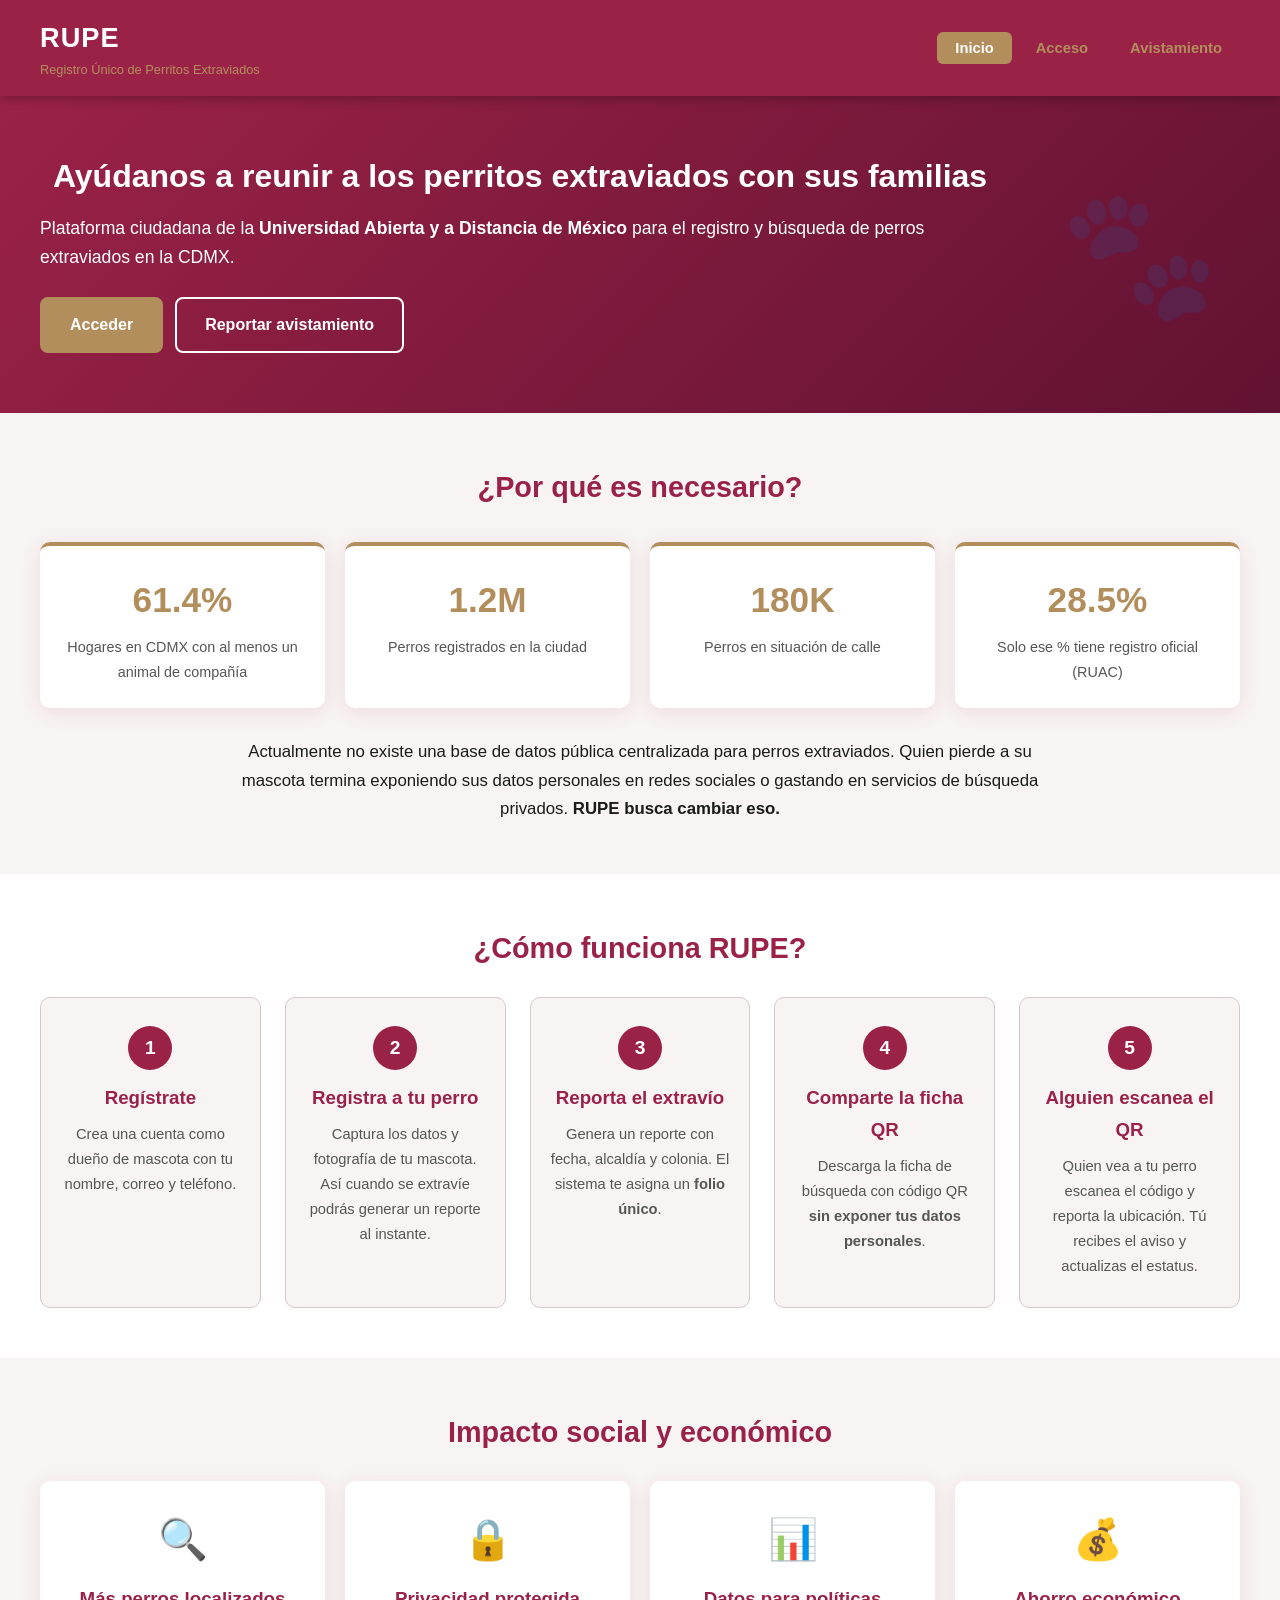
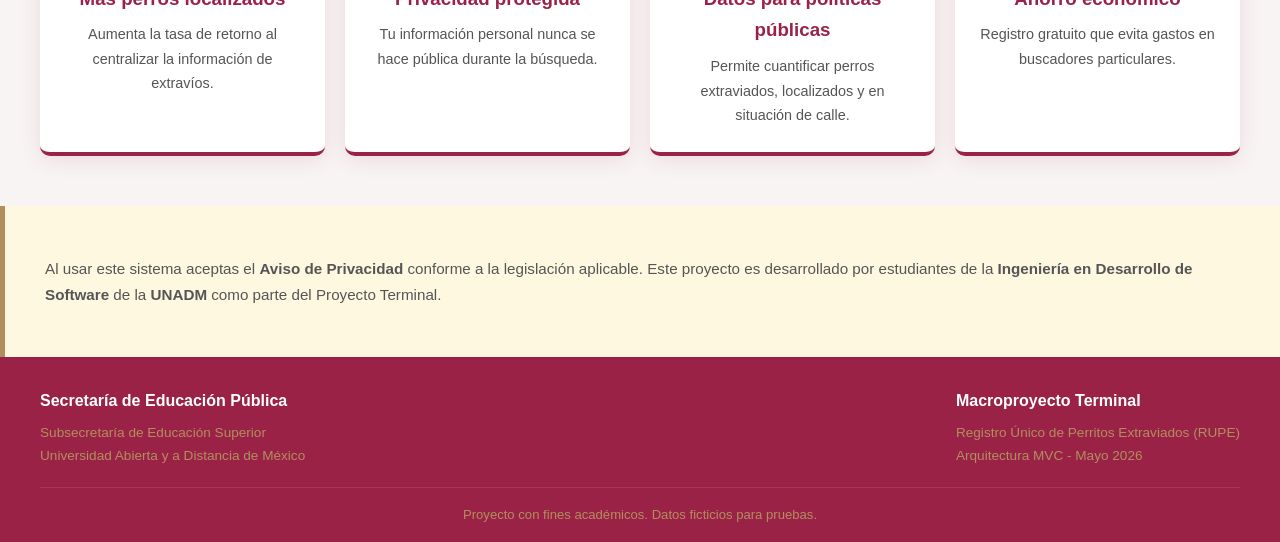
<file: index.html>
<!DOCTYPE html>
<html lang="es">
<head>
  <meta charset="UTF-8">
  <meta name="viewport" content="width=device-width, initial-scale=1.0">
  <title>RUPE - Registro Único de Perritos Extraviados</title>
  <link rel="stylesheet" href="css/style.css">
</head>
<body>

  <header>
    <div class="logo">
      <h1>RUPE</h1>
      <p class="sub">Registro Único de Perritos Extraviados</p>
    </div>
    <nav>
      <ul>
        <li><a href="index.html" class="activo">Inicio</a></li>
        <li><a href="acceso.html">Acceso</a></li>
        <li><a href="avistamiento.html">Avistamiento</a></li>
      </ul>
    </nav>
  </header>

  <main>
    <!-- Hero - portada principal -->
    <section class="hero">
      <div class="hero-texto">
        <h2>Ayúdanos a reunir a los perritos extraviados con sus familias</h2>
        <p>Plataforma ciudadana de la <strong>Universidad Abierta y a Distancia de México</strong> para el registro y búsqueda de perros extraviados en la CDMX.</p>
        <div class="hero-botones">
          <a href="acceso.html" class="btn btn-primario">Acceder</a>
          <a href="avistamiento.html" class="btn btn-secundario">Reportar avistamiento</a>
        </div>
      </div>
      <div class="hero-imagen">
        <div class="huella-gigante">🐾</div>
      </div>
    </section>

    <!-- Sección de estadísticas y problema -->
    <section class="problema">
      <h2>¿Por qué es necesario?</h2>
      <div class="stats">
        <div class="stat"><span class="stat-num">61.4%</span><span class="stat-desc">Hogares en CDMX con al menos un animal de compañía</span></div>
        <div class="stat"><span class="stat-num">1.2M</span><span class="stat-desc">Perros registrados en la ciudad</span></div>
        <div class="stat"><span class="stat-num">180K</span><span class="stat-desc">Perros en situación de calle</span></div>
        <div class="stat"><span class="stat-num">28.5%</span><span class="stat-desc">Solo ese % tiene registro oficial (RUAC)</span></div>
      </div>
      <p class="problema-texto">Actualmente no existe una base de datos pública centralizada para perros extraviados. Quien pierde a su mascota termina exponiendo sus datos personales en redes sociales o gastando en servicios de búsqueda privados. <strong>RUPE busca cambiar eso.</strong></p>
    </section>

    <!-- Pasos de cómo funciona -->
    <section class="como-funciona">
      <h2>¿Cómo funciona RUPE?</h2>
      <div class="pasos">
        <div class="paso"><span class="paso-num">1</span><h3>Regístrate</h3><p>Crea una cuenta como dueño de mascota con tu nombre, correo y teléfono.</p></div>
        <div class="paso"><span class="paso-num">2</span><h3>Registra a tu perro</h3><p>Captura los datos y fotografía de tu mascota. Así cuando se extravíe podrás generar un reporte al instante.</p></div>
        <div class="paso"><span class="paso-num">3</span><h3>Reporta el extravío</h3><p>Genera un reporte con fecha, alcaldía y colonia. El sistema te asigna un <strong>folio único</strong>.</p></div>
        <div class="paso"><span class="paso-num">4</span><h3>Comparte la ficha QR</h3><p>Descarga la ficha de búsqueda con código QR <strong>sin exponer tus datos personales</strong>.</p></div>
        <div class="paso"><span class="paso-num">5</span><h3>Alguien escanea el QR</h3><p>Quien vea a tu perro escanea el código y reporta la ubicación. Tú recibes el aviso y actualizas el estatus.</p></div>
      </div>
    </section>

    <!-- Impacto social -->
    <section class="impacto">
      <h2>Impacto social y económico</h2>
      <div class="grid-impacto">
        <div class="impacto-item"><span class="impacto-icono">🔍</span><h3>Más perros localizados</h3><p>Aumenta la tasa de retorno al centralizar la información de extravíos.</p></div>
        <div class="impacto-item"><span class="impacto-icono">🔒</span><h3>Privacidad protegida</h3><p>Tu información personal nunca se hace pública durante la búsqueda.</p></div>
        <div class="impacto-item"><span class="impacto-icono">📊</span><h3>Datos para políticas públicas</h3><p>Permite cuantificar perros extraviados, localizados y en situación de calle.</p></div>
        <div class="impacto-item"><span class="impacto-icono">💰</span><h3>Ahorro económico</h3><p>Registro gratuito que evita gastos en buscadores particulares.</p></div>
      </div>
    </section>

    <!-- Aviso -->
    <section class="aviso">
      <p>Al usar este sistema aceptas el <strong>Aviso de Privacidad</strong> conforme a la legislación aplicable. Este proyecto es desarrollado por estudiantes de la <strong>Ingeniería en Desarrollo de Software</strong> de la <strong>UNADM</strong> como parte del Proyecto Terminal.</p>
    </section>
  </main>

  <footer>
    <div class="footer-content">
      <div class="footer-sep"><h4>Secretaría de Educación Pública</h4><p>Subsecretaría de Educación Superior</p><p>Universidad Abierta y a Distancia de México</p></div>
      <div class="footer-sep"><h4>Macroproyecto Terminal</h4><p>Registro Único de Perritos Extraviados (RUPE)</p><p>Arquitectura MVC - Mayo 2026</p></div>
    </div>
    <div class="footer-copy"><p>Proyecto con fines académicos. Datos ficticios para pruebas.</p></div>
  </footer>

</body>
</html>
</file>
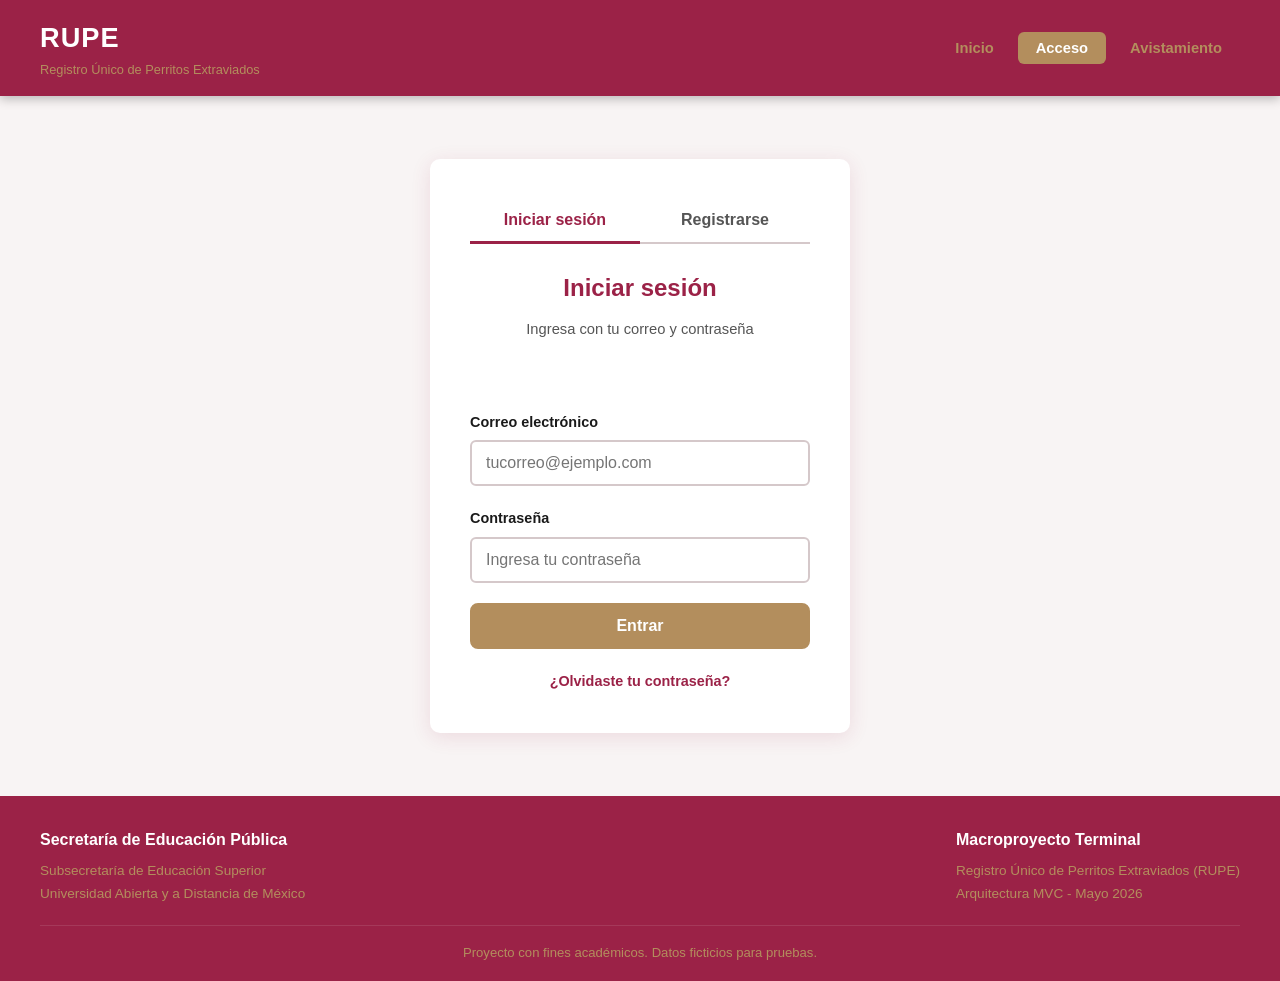
<file: acceso.html>
<!DOCTYPE html>
<html lang="es">
<head>
  <meta charset="UTF-8">
  <meta name="viewport" content="width=device-width, initial-scale=1.0">
  <title>Acceso - RUPE</title>
  <link rel="stylesheet" href="css/style.css">
</head>
<body>
  <header>
    <div class="logo"><h1>RUPE</h1><p class="sub">Registro Único de Perritos Extraviados</p></div>
    <nav><ul><li><a href="index.html">Inicio</a></li><li><a href="acceso.html" class="activo">Acceso</a></li><li><a href="avistamiento.html">Avistamiento</a></li></ul></nav>
  </header>

  <main>
    <div class="login-container">
      <div class="login-card">
        <!-- Tabs para cambiar entre login y registro -->
        <div class="tabs">
          <button class="tab-btn activo" data-tab="tabLogin">Iniciar sesión</button>
          <button class="tab-btn" data-tab="tabRegister">Registrarse</button>
        </div>

        <!-- Tab: Iniciar sesión -->
        <div id="tabLogin" class="tab-content activo">
          <h2>Iniciar sesión</h2>
          <p class="login-sub">Ingresa con tu correo y contraseña</p>
          <div class="login-error" id="loginError"></div>
          <form id="loginForm">
            <div class="login-field">
              <label for="loginEmail">Correo electrónico</label>
              <input type="email" id="loginEmail" placeholder="tucorreo@ejemplo.com" required>
            </div>
            <div class="login-field">
              <label for="loginPassword">Contraseña</label>
              <input type="password" id="loginPassword" placeholder="Ingresa tu contraseña" required>
            </div>
            <div class="form-accion">
              <button type="submit" class="btn btn-primario" style="width:100%;">Entrar</button>
            </div>
          </form>
          <div class="login-footer"><a href="#">¿Olvidaste tu contraseña?</a></div>
        </div>

        <!-- Tab: Registrarse -->
        <div id="tabRegister" class="tab-content">
          <h2>Crear cuenta</h2>
          <p class="login-sub">Regístrate como dueño de mascota</p>
          <div class="login-error" id="registerError"></div>
          <div class="success-msg" id="registerSuccess"></div>
          <form id="registerForm">
            <div class="login-field"><label for="regNombre">Nombre completo</label><input type="text" id="regNombre" placeholder="Ej: Juan Pérez López" required></div>
            <div class="login-field"><label for="regCorreo">Correo electrónico</label><input type="email" id="regCorreo" placeholder="tucorreo@ejemplo.com" required></div>
            <div class="login-field"><label for="regTelefono">Teléfono</label><input type="tel" id="regTelefono" placeholder="Ej: 5512345678" required></div>
            <div class="login-field"><label for="regPassword">Contraseña</label><input type="password" id="regPassword" placeholder="Mínimo 8 caracteres" minlength="8" required></div>
            <div class="login-field"><label for="regConfirmar">Confirmar contraseña</label><input type="password" id="regConfirmar" placeholder="Repite la contraseña" required></div>
            <div class="login-field">
              <label>CAPTCHA de seguridad</label>
              <div class="captcha-placeholder"></div>
            </div>
            <div class="form-accion"><button type="submit" class="btn btn-primario" style="width:100%;">Crear cuenta</button></div>
          </form>
        </div>
      </div>
    </div>
  </main>

  <footer>
    <div class="footer-content">
      <div class="footer-sep"><h4>Secretaría de Educación Pública</h4><p>Subsecretaría de Educación Superior</p><p>Universidad Abierta y a Distancia de México</p></div>
      <div class="footer-sep"><h4>Macroproyecto Terminal</h4><p>Registro Único de Perritos Extraviados (RUPE)</p><p>Arquitectura MVC - Mayo 2026</p></div>
    </div>
    <div class="footer-copy"><p>Proyecto con fines académicos. Datos ficticios para pruebas.</p></div>
  </footer>

  <!-- JavaScript solo para la interfaz de tabs -->
  <script>
    /* Cambiar entre pestañas de inicio de sesión y registro */
    var tabs = document.querySelectorAll('.tab-btn');
    tabs.forEach(function(btn) {
      btn.addEventListener('click', function() {
        tabs.forEach(function(t) { t.classList.remove('activo'); });
        document.querySelectorAll('.tab-content').forEach(function(tc) { tc.classList.remove('activo'); });
        btn.classList.add('activo');
        document.getElementById(btn.dataset.tab).classList.add('activo');
        document.getElementById('loginError').textContent = '';
        document.getElementById('registerError').textContent = '';
        document.getElementById('registerSuccess').textContent = '';
      });
    });

    /* Los formularios no envían datos, solo muestran mensaje demo */
    document.getElementById('loginForm').addEventListener('submit', function(e) {
      e.preventDefault();
      document.getElementById('loginError').textContent = 'Funcionalidad disponible en la versión completa.';
    });

    document.getElementById('registerForm').addEventListener('submit', function(e) {
      e.preventDefault();
      var error = document.getElementById('registerError');
      var success = document.getElementById('registerSuccess');
      error.textContent = '';
      success.textContent = '';
      if (document.getElementById('regPassword').value !== document.getElementById('regConfirmar').value) {
        error.textContent = 'Las contraseñas no coinciden.';
        return;
      }
      success.textContent = 'Registro exitoso. Próximamente podrás iniciar sesión.';
      document.getElementById('registerForm').reset();
    });
  </script>
</body>
</html>
</file>
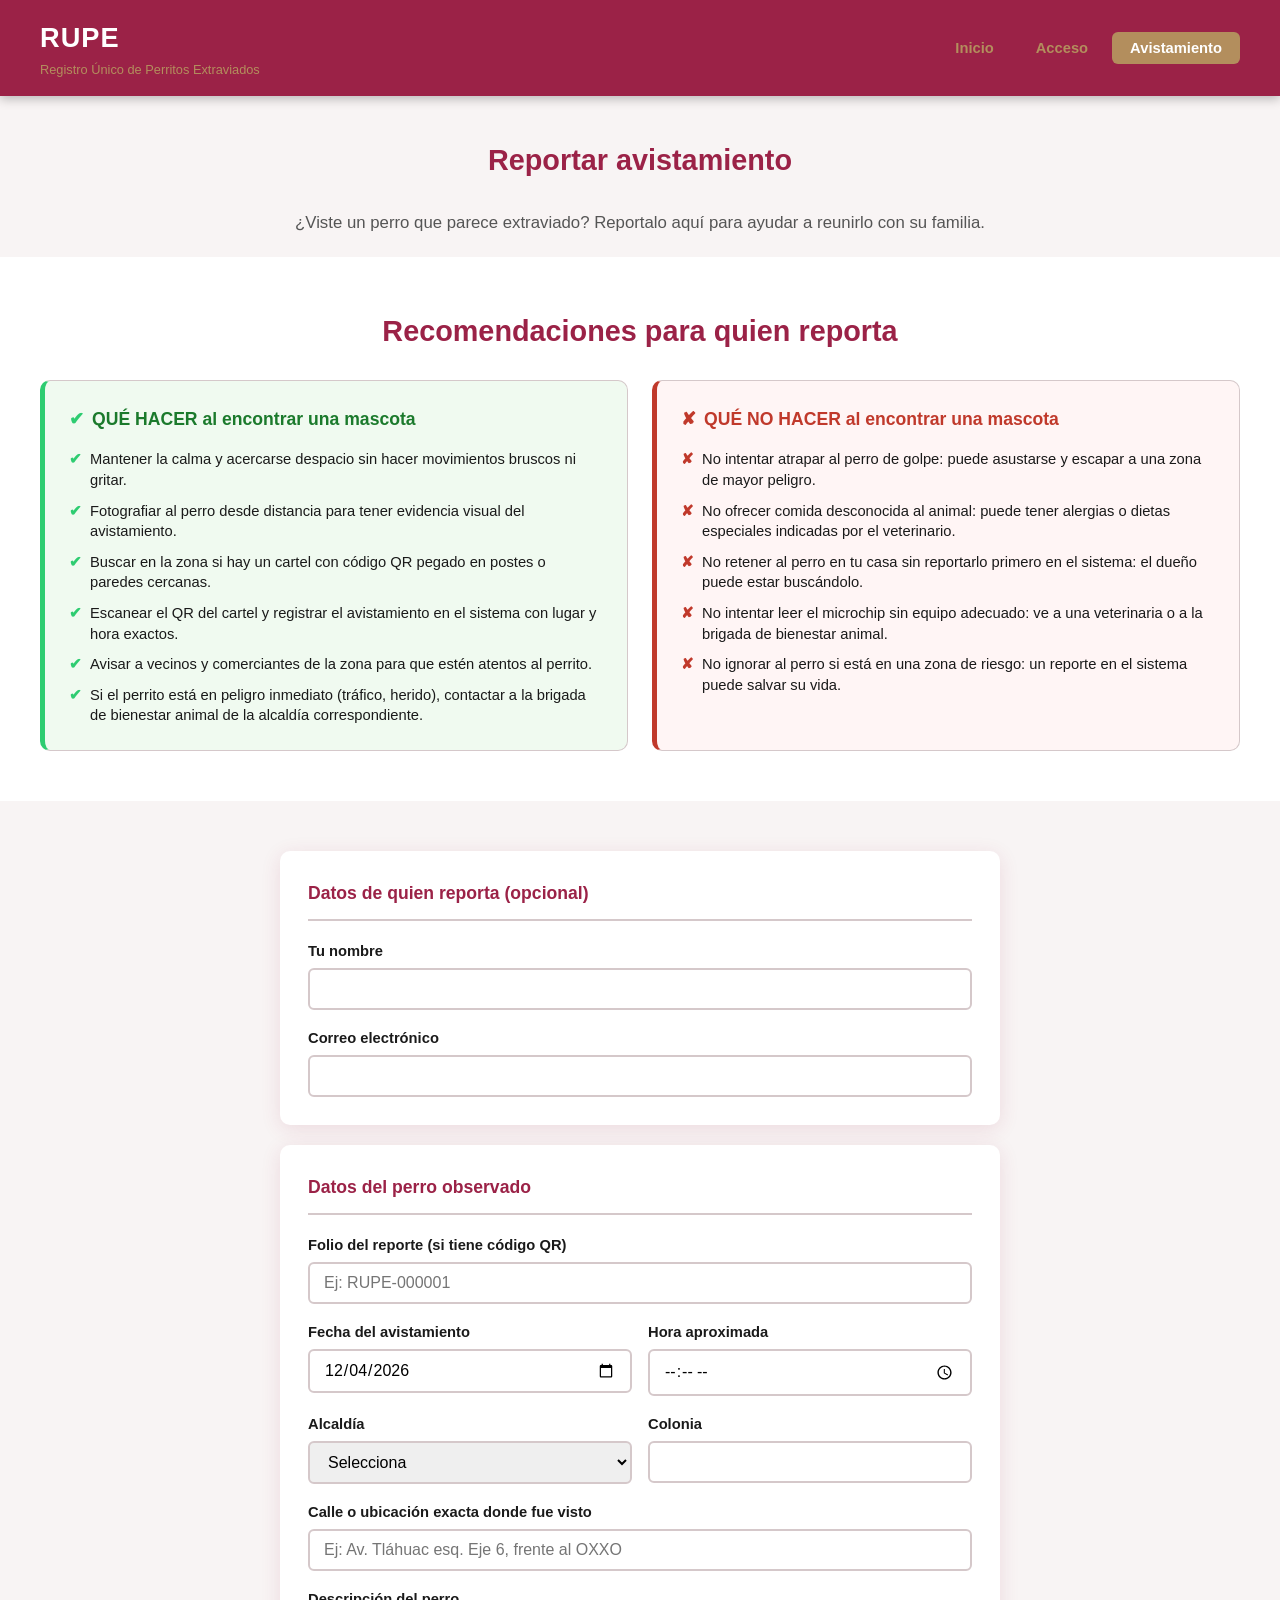
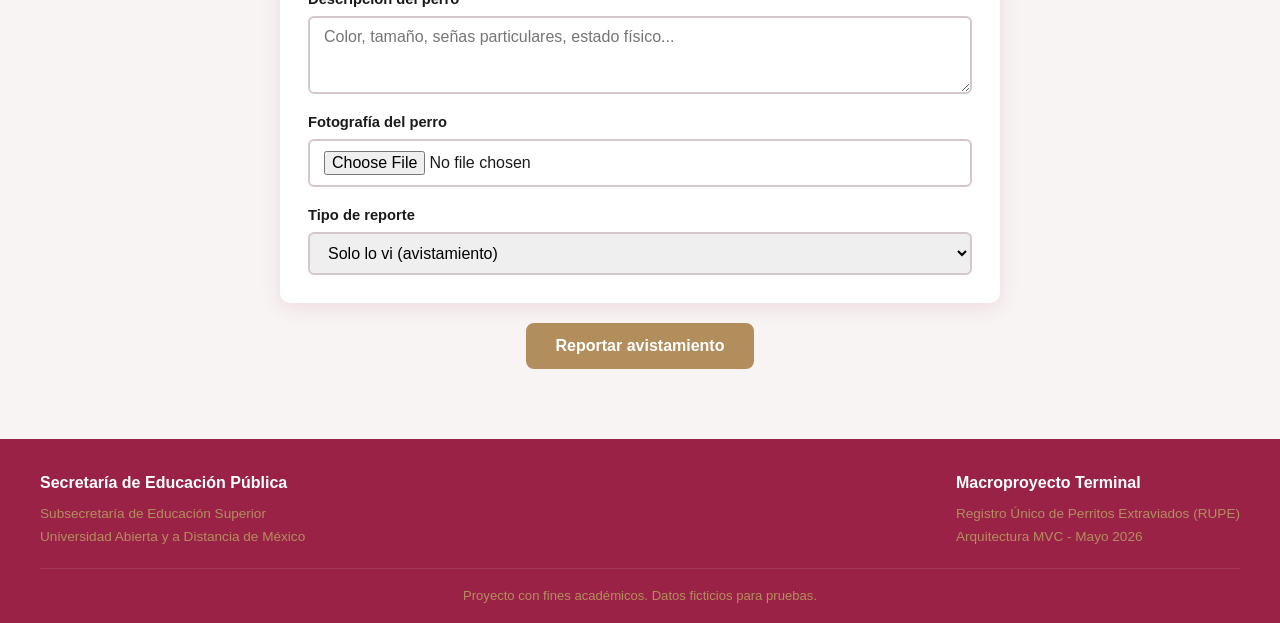
<file: avistamiento.html>
<!DOCTYPE html>
<html lang="es">
<head>
  <meta charset="UTF-8">
  <meta name="viewport" content="width=device-width, initial-scale=1.0">
  <title>Reportar avistamiento - RUPE</title>
  <link rel="stylesheet" href="css/style.css">
</head>
<body>
  <header>
    <div class="logo"><h1>RUPE</h1><p class="sub">Registro Único de Perritos Extraviados</p></div>
    <nav><ul><li><a href="index.html">Inicio</a></li><li><a href="acceso.html">Acceso</a></li><li><a href="avistamiento.html" class="activo">Avistamiento</a></li></ul></nav>
  </header>

  <main>
    <!-- Título de la página -->
    <section class="pagina-titulo">
      <h2>Reportar avistamiento</h2>
      <p>¿Viste un perro que parece extraviado? Reportalo aquí para ayudar a reunirlo con su familia.</p>
    </section>

    <!-- Recomendaciones en dos columnas: Qué hacer / Qué NO hacer -->
    <section class="recomendaciones">
      <h2>Recomendaciones para quien reporta</h2>
      <div class="grid-recomendaciones">
        <div class="recomendacion-card que-hacer">
          <h3><span class="icono-check">✔</span> QUÉ HACER al encontrar una mascota</h3>
          <ul>
            <li><span class="icono-check">✔</span> Mantener la calma y acercarse despacio sin hacer movimientos bruscos ni gritar.</li>
            <li><span class="icono-check">✔</span> Fotografiar al perro desde distancia para tener evidencia visual del avistamiento.</li>
            <li><span class="icono-check">✔</span> Buscar en la zona si hay un cartel con código QR pegado en postes o paredes cercanas.</li>
            <li><span class="icono-check">✔</span> Escanear el QR del cartel y registrar el avistamiento en el sistema con lugar y hora exactos.</li>
            <li><span class="icono-check">✔</span> Avisar a vecinos y comerciantes de la zona para que estén atentos al perrito.</li>
            <li><span class="icono-check">✔</span> Si el perrito está en peligro inmediato (tráfico, herido), contactar a la brigada de bienestar animal de la alcaldía correspondiente.</li>
          </ul>
        </div>
        <div class="recomendacion-card no-hacer">
          <h3><span class="icono-x">✘</span> QUÉ NO HACER al encontrar una mascota</h3>
          <ul>
            <li><span class="icono-x">✘</span> No intentar atrapar al perro de golpe: puede asustarse y escapar a una zona de mayor peligro.</li>
            <li><span class="icono-x">✘</span> No ofrecer comida desconocida al animal: puede tener alergias o dietas especiales indicadas por el veterinario.</li>
            <li><span class="icono-x">✘</span> No retener al perro en tu casa sin reportarlo primero en el sistema: el dueño puede estar buscándolo.</li>
            <li><span class="icono-x">✘</span> No intentar leer el microchip sin equipo adecuado: ve a una veterinaria o a la brigada de bienestar animal.</li>
            <li><span class="icono-x">✘</span> No ignorar al perro si está en una zona de riesgo: un reporte en el sistema puede salvar su vida.</li>
          </ul>
        </div>
      </div>
    </section>

    <!-- Formulario de avistamiento -->
    <section class="formulario-seccion">
      <form id="formAvistamiento">
        <div class="form-grupo">
          <h3>Datos de quien reporta (opcional)</h3>
          <div class="form-campos">
            <label>Tu nombre <input type="text" id="avistadorNombre"></label>
            <label>Correo electrónico <input type="email" id="avistadorEmail"></label>
          </div>
        </div>

        <div class="form-grupo">
          <h3>Datos del perro observado</h3>
          <div class="form-campos">
            <!-- Folio se llena automáticamente si viene desde QR (?folio=) -->
            <label>Folio del reporte (si tiene código QR)
              <input type="text" id="folioInput" placeholder="Ej: RUPE-000001">
            </label>
            <div class="form-row">
              <label>Fecha del avistamiento <input type="date" id="avistamientoFecha" required></label>
              <label>Hora aproximada <input type="time" id="avistamientoHora"></label>
            </div>
            <div class="form-row">
              <label>Alcaldía
                <select id="avistamientoAlcaldia" required>
                  <option value="">Selecciona</option>
                  <option>Álvaro Obregón</option>
                  <option>Azcapotzalco</option>
                  <option>Benito Juárez</option>
                  <option>Coyoacán</option>
                  <option>Cuajimalpa de Morelos</option>
                  <option>Cuauhtémoc</option>
                  <option>Gustavo A. Madero</option>
                  <option>Iztacalco</option>
                  <option>Iztapalapa</option>
                  <option>La Magdalena Contreras</option>
                  <option>Miguel Hidalgo</option>
                  <option>Milpa Alta</option>
                  <option>Tláhuac</option>
                  <option>Tlalpan</option>
                  <option>Venustiano Carranza</option>
                  <option>Xochimilco</option>
                </select>
              </label>
              <label>Colonia <input type="text" id="avistamientoColonia" required></label>
            </div>
            <label>Calle o ubicación exacta donde fue visto
              <input type="text" id="avistamientoCalle" placeholder="Ej: Av. Tláhuac esq. Eje 6, frente al OXXO" required>
            </label>
            <label>Descripción del perro
              <textarea id="avistamientoDesc" rows="3" placeholder="Color, tamaño, señas particulares, estado físico..." required></textarea>
            </label>
            <label>Fotografía del perro <input type="file" id="avistamientoFoto" accept="image/*"></label>
            <label>Tipo de reporte
              <select id="avistamientoTipo">
                <option value="avistamiento">Solo lo vi (avistamiento)</option>
                <option value="resguardo">Lo resguardé</option>
              </select>
            </label>
          </div>
        </div>

        <div class="form-accion">
          <button type="submit" class="btn btn-primario">Reportar avistamiento</button>
        </div>
      </form>
    </section>
  </main>

  <footer>
    <div class="footer-content">
      <div class="footer-sep"><h4>Secretaría de Educación Pública</h4><p>Subsecretaría de Educación Superior</p><p>Universidad Abierta y a Distancia de México</p></div>
      <div class="footer-sep"><h4>Macroproyecto Terminal</h4><p>Registro Único de Perritos Extraviados (RUPE)</p><p>Arquitectura MVC - Mayo 2026</p></div>
    </div>
    <div class="footer-copy"><p>Proyecto con fines académicos. Datos ficticios para pruebas.</p></div>
  </footer>

  <!-- JavaScript solo para UI: fecha por defecto y alerta demo -->
  <script>
    /* Poner la fecha de hoy por defecto */
    document.getElementById('avistamientoFecha').valueAsDate = new Date();

    /* Si viene desde un QR con ?folio=RUPE-XXXXX, se auto-llena el campo */
    var params = new URLSearchParams(window.location.search);
    if (params.get('folio')) {
      document.getElementById('folioInput').value = params.get('folio');
    }

    /* Formulario demo: solo muestra mensaje sin enviar datos */
    document.getElementById('formAvistamiento').addEventListener('submit', function(e) {
      e.preventDefault();
      /* Demo: aquí se enviarían los datos al servidor */
      var folio = document.getElementById('folioInput').value.trim();
      var msg = folio ? 'Avistamiento reportado para el folio ' + folio + '.'
                      : 'Avistamiento reportado. Gracias por ayudar.';
      alert('【DEMO】\n\n' + msg);
    });
  </script>
</body>
</html>
</file>
<file: css/style.css>
/* Hoja de estilos RUPE - ver1*/
/* Variables, header, hero, botones, formularios, tabs, responsive */

:root {
  --guindo: #9B2247;
  --guindo-oscuro: #611232;
  --dorado: #B38E5D;
  --blanco: #FFFFFF;
  --gris-claro: #F8F4F4;
  --gris-medio: #D5C8CA;
  --texto: #1A1A1A;
  --texto-suave: #555555;
  --sombra: 0 4px 20px rgba(155, 34, 71, 0.12);
  --radio: 10px;
  --fuente: 'Segoe UI', Tahoma, Geneva, Verdana, sans-serif;
}

* { margin: 0; padding: 0; box-sizing: border-box; }

body {
  font-family: var(--fuente);
  background: var(--gris-claro);
  color: var(--texto);
  line-height: 1.7;
  font-size: 16px;
}

/* Header con navegación */
header {
  background: var(--guindo);
  color: var(--blanco);
  padding: 15px 40px;
  display: flex;
  justify-content: space-between;
  align-items: center;
  box-shadow: 0 3px 10px rgba(0,0,0,0.25);
  position: sticky;
  top: 0;
  z-index: 100;
}

header h1 { font-size: 1.7rem; font-weight: 800; letter-spacing: 1px; }
header p.sub { font-size: 0.8rem; color: var(--dorado); margin-top: -2px; }

nav ul { list-style: none; display: flex; gap: 6px; align-items: center; }

nav a {
  color: var(--dorado);
  text-decoration: none;
  padding: 8px 18px;
  border-radius: 6px;
  font-size: 0.92rem;
  font-weight: 600;
  transition: 0.2s;
}

nav a:hover { background: rgba(255,255,255,0.1); color: var(--blanco); }
nav a.activo { background: var(--dorado); color: var(--blanco); }

/* Hero portada */
.hero {
  background: linear-gradient(135deg, var(--guindo) 0%, var(--guindo-oscuro) 100%);
  color: var(--blanco);
  padding: 60px 40px;
  display: flex;
  align-items: center;
  justify-content: space-between;
  gap: 40px;
}

.hero-texto { flex: 1; }
.hero-texto h2 { font-size: 2rem; line-height: 1.3; margin-bottom: 16px; color: var(--blanco); }
.hero-texto p { font-size: 1.1rem; color: var(--blanco); margin-bottom: 24px; }
.hero-imagen { flex: 0 0 200px; text-align: center; }
.huella-gigante { font-size: 8rem; opacity: 0.15; line-height: 1; }
.hero-botones { display: flex; gap: 12px; flex-wrap: wrap; }

/* Botones */
.btn {
  display: inline-block;
  padding: 12px 28px;
  border-radius: 8px;
  font-size: 1rem;
  font-weight: 700;
  text-decoration: none;
  border: 2px solid transparent;
  cursor: pointer;
  transition: 0.25s;
  font-family: var(--fuente);
}

.btn-primario { background: var(--dorado); color: var(--blanco); border-color: var(--dorado); }
.btn-primario:hover { background: #A07D4E; transform: translateY(-2px); box-shadow: 0 4px 12px rgba(179, 142, 93, 0.35); }
.btn-secundario { background: transparent; color: var(--blanco); border-color: var(--blanco); }
.btn-secundario:hover { background: rgba(255,255,255,0.15); transform: translateY(-2px); }
.btn-guinda { background: var(--guindo); color: var(--blanco); border-color: var(--guindo); }

/* Secciones generales */
section { padding: 50px 40px; }
section h2 { font-size: 1.8rem; color: var(--guindo); margin-bottom: 24px; text-align: center; }

.stats { display: grid; grid-template-columns: repeat(auto-fit, minmax(200px, 1fr)); gap: 20px; margin: 30px 0; }
.stat { background: var(--blanco); border-radius: var(--radio); padding: 24px; text-align: center; box-shadow: var(--sombra); border-top: 4px solid var(--dorado); }
.stat-num { display: block; font-size: 2.2rem; font-weight: 800; color: var(--dorado); }
.stat-desc { display: block; font-size: 0.9rem; color: var(--texto-suave); margin-top: 6px; }
.problema-texto { max-width: 800px; margin: 20px auto 0; font-size: 1.05rem; text-align: center; }

/* Pasos */
.como-funciona { background: var(--blanco); }
.pasos { display: grid; grid-template-columns: repeat(auto-fit, minmax(220px, 1fr)); gap: 24px; margin-top: 20px; }
.paso { background: var(--gris-claro); border-radius: var(--radio); padding: 28px 20px; text-align: center; border: 1px solid var(--gris-medio); }
.paso:hover { transform: translateY(-4px); box-shadow: var(--sombra); }
.paso-num { display: inline-flex; width: 44px; height: 44px; background: var(--guindo); color: var(--blanco); border-radius: 50%; align-items: center; justify-content: center; font-weight: 800; font-size: 1.2rem; margin-bottom: 12px; }
.paso h3 { color: var(--guindo); margin-bottom: 8px; }
.paso p { font-size: 0.92rem; color: var(--texto-suave); }

.grid-impacto { display: grid; grid-template-columns: repeat(auto-fit, minmax(220px, 1fr)); gap: 20px; }
.impacto-item { background: var(--blanco); border-radius: var(--radio); padding: 24px; text-align: center; box-shadow: var(--sombra); border-bottom: 4px solid var(--guindo); }
.impacto-icono { font-size: 2.5rem; display: block; margin-bottom: 10px; }
.impacto-item h3 { color: var(--guindo); margin-bottom: 8px; }
.impacto-item p { font-size: 0.9rem; color: var(--texto-suave); }

.aviso { background: #FFF8E1; border-left: 5px solid var(--dorado); font-size: 0.95rem; color: var(--texto-suave); }

/* Formularios */
.formulario-seccion { max-width: 800px; margin: 0 auto; }
.form-grupo { background: var(--blanco); border-radius: var(--radio); padding: 28px; margin-bottom: 20px; box-shadow: var(--sombra); }
.form-grupo h3 { color: var(--guindo); font-size: 1.1rem; margin-bottom: 18px; padding-bottom: 10px; border-bottom: 2px solid var(--gris-medio); }
.form-campos { display: flex; flex-direction: column; gap: 16px; }
.form-campos label { display: flex; flex-direction: column; gap: 4px; font-weight: 600; font-size: 0.92rem; color: var(--texto); }
.form-campos input, .form-campos select, .form-campos textarea { padding: 10px 14px; border: 2px solid var(--gris-medio); border-radius: 6px; font-size: 1rem; font-family: var(--fuente); }
.form-campos input:focus, .form-campos select:focus, .form-campos textarea:focus { outline: none; border-color: var(--guindo); box-shadow: 0 0 0 3px rgba(155, 34, 71, 0.12); }
.form-row { display: grid; grid-template-columns: 1fr 1fr; gap: 16px; }
.form-accion { text-align: center; margin: 20px 0; }

.pagina-titulo { text-align: center; padding: 40px 40px 20px; }
.pagina-titulo p { color: var(--texto-suave); font-size: 1.05rem; }

/* Acceso */
.login-container { display: flex; justify-content: center; align-items: center; min-height: calc(100vh - 200px); padding: 40px 20px; }
.login-card { background: var(--blanco); border-radius: var(--radio); box-shadow: var(--sombra); padding: 40px; width: 100%; max-width: 420px; }
.login-card h2 { color: var(--guindo); text-align: center; margin-bottom: 8px; }
.login-card .login-sub { text-align: center; color: var(--texto-suave); font-size: 0.92rem; margin-bottom: 28px; }
.login-field { margin-bottom: 20px; }
.login-field label { display: block; font-weight: 600; font-size: 0.9rem; margin-bottom: 6px; color: var(--texto); }
.login-field input, .login-field select { width: 100%; padding: 12px 14px; border: 2px solid var(--gris-medio); border-radius: 6px; font-size: 1rem; font-family: var(--fuente); }
.login-field input:focus, .login-field select:focus { outline: none; border-color: var(--guindo); box-shadow: 0 0 0 3px rgba(155, 34, 71, 0.12); }
.login-error { color: #C0392B; font-size: 0.88rem; text-align: center; margin-bottom: 16px; min-height: 24px; }
.login-footer { text-align: center; margin-top: 20px; font-size: 0.9rem; color: var(--texto-suave); }
.login-footer a { color: var(--guindo); font-weight: 600; text-decoration: none; }

/* Tabs */
.tabs { display: flex; border-bottom: 2px solid var(--gris-medio); margin-bottom: 24px; }
.tab-btn { flex: 1; padding: 12px; background: none; border: none; font-size: 1rem; font-weight: 600; color: var(--texto-suave); cursor: pointer; font-family: var(--fuente); border-bottom: 3px solid transparent; margin-bottom: -2px; }
.tab-btn:hover { color: var(--guindo); }
.tab-btn.activo { color: var(--guindo); border-bottom-color: var(--guindo); }
.tab-content { display: none; }
.tab-content.activo { display: block; }

/* Recuadro para CAPTCHA (placeholder) */
.captcha-placeholder { width: 100%; height: 48px; border: 2px dashed var(--gris-medio); border-radius: 6px; background: var(--gris-claro); }

/* Recomendaciones */
.recomendaciones { background: var(--blanco); }
.grid-recomendaciones { display: grid; grid-template-columns: 1fr 1fr; gap: 24px; margin-top: 20px; }
.recomendacion-card { border-radius: var(--radio); padding: 24px; border: 1px solid var(--gris-medio); }
.recomendacion-card.que-hacer { background: #F0FAF0; border-left: 5px solid #2ECC71; }
.recomendacion-card.no-hacer { background: #FFF5F5; border-left: 5px solid #C0392B; }
.recomendacion-card h3 { font-size: 1.1rem; margin-bottom: 14px; display: flex; align-items: center; gap: 8px; }
.recomendacion-card.que-hacer h3 { color: #1B7A2C; }
.recomendacion-card.no-hacer h3 { color: #C0392B; }
.recomendacion-card ul { list-style: none; display: flex; flex-direction: column; gap: 10px; }
.recomendacion-card li { font-size: 0.92rem; display: flex; align-items: flex-start; gap: 8px; line-height: 1.4; }
.recomendacion-card .icono-check { color: #2ECC71; font-weight: bold; }
.recomendacion-card .icono-x { color: #C0392B; font-weight: bold; }

/* Footer */
footer { background: var(--guindo); color: var(--dorado); padding: 30px 40px 0; }
.footer-content { display: flex; justify-content: space-between; gap: 40px; flex-wrap: wrap; padding-bottom: 20px; border-bottom: 1px solid rgba(255,255,255,0.1); }
.footer-sep h4 { color: var(--blanco); margin-bottom: 6px; }
.footer-sep p { font-size: 0.85rem; }
.footer-copy { text-align: center; padding: 16px 0; font-size: 0.82rem; }

@media (max-width: 768px) {
  header { flex-direction: column; gap: 12px; padding: 15px 20px; text-align: center; }
  nav ul { flex-wrap: wrap; justify-content: center; }
  .hero { flex-direction: column; text-align: center; padding: 40px 20px; }
  .hero-imagen { display: none; }
  .hero-botones { justify-content: center; }
  .hero-texto h2 { font-size: 1.5rem; }
  section { padding: 30px 20px; }
  .form-row { grid-template-columns: 1fr; }
  .login-card { padding: 24px; }
  .grid-recomendaciones { grid-template-columns: 1fr; }
  .footer-content { flex-direction: column; text-align: center; }
  .captcha-placeholder { height: 40px; }
}
</file>
